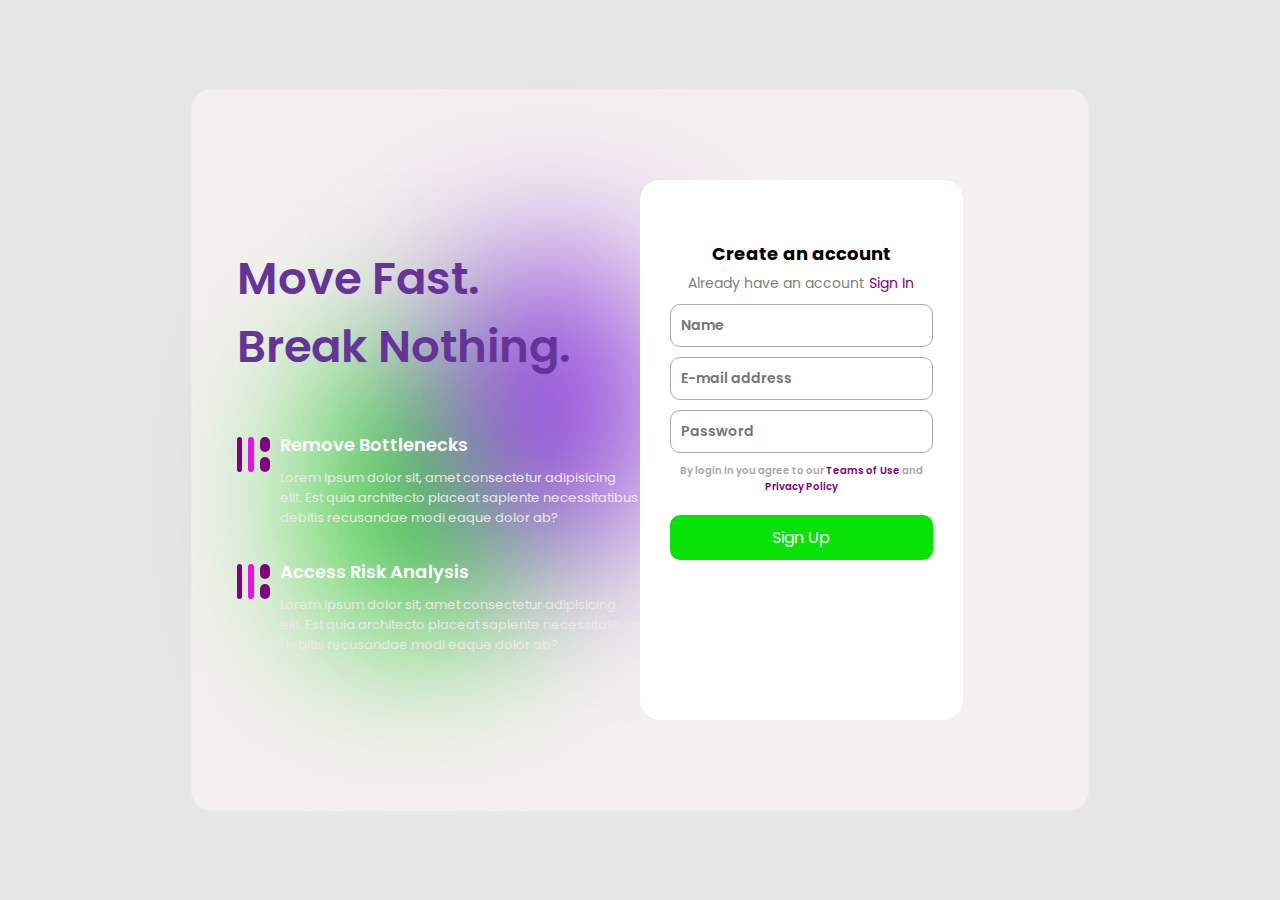
<file: WEB/Login-3/index.html>
<!DOCTYPE html>
<html lang="en">
<head>
    <meta charset="UTF-8">
    <meta http-equiv="X-UA-Compatible" content="IE=edge">
    <meta name="viewport" content="width=device-width, initial-scale=1.0">
    <title>Login UI</title>
    <link rel="stylesheet" href="index.css">
</head>
<body>
    <div class="container umumiy">
        <div class="green-blur"></div>
        <div class="purple-blur"></div>
        <div class="row">
            <div class="col-md">
                <div class="h1-txt">
                    Move Fast.<br>Break Nothing.
                </div>
                <div class="remove-txt">
                    <div class="br-1"></div>
                    <div class="br-2"></div>
                    <div class="br-row">
                        <div class="br-11"></div>
                        <div class="br-12"></div>
                    </div>
                    <div class="column">
                        <div class="h22-txt">
                            Remove Bottlenecks
                        </div>
                        <p class="lorem-txt">
                            Lorem ipsum dolor sit, amet consectetur adipisicing elit. Est quia architecto placeat sapiente necessitatibus debitis recusandae modi eaque dolor ab?
                        </p>
                    </div>
                </div>
                <div class="access-txt">
                    <div class="br-1"></div>
                    <div class="br-2"></div>
                    <div class="br-row">
                        <div class="br-11"></div>
                        <div class="br-12"></div>
                    </div>
                    <div class="column">
                        <div class="h22-txt">
                            Access Risk Analysis
                        </div>
                        <p class="lorem-txt">
                            Lorem ipsum dolor sit, amet consectetur adipisicing elit. Est quia architecto placeat sapiente necessitatibus debitis recusandae modi eaque dolor ab?
                        </p>
                    </div>
                </div>
            </div>
            <div class="col-md">
                <div class="white-ok">
                    <div class="create-txt">
                        Create an account
                    </div>
                    <div class="sign-in-txt">
                        Already have an account <span style="color: purple;">Sign In</span>
                    </div>
                    <input type="text" name="" id="" placeholder="Name" class="name">
                    <input type="email" name="" id="" placeholder="E-mail address" class="email">
                    <input type="password" name="" id="" placeholder="Password" class="password">
                    <div class="by-teams">
                        By login in you agree to our <span style="color: purple;">Teams of Use</span> and <span style="color: purple;">Privacy Policy</span>
                    </div>
                    <div class="btn-sign">
                        Sign Up
                    </div>
                    <!-- <div class="or-div">
                        <div class="border"></div>
                        <p class="or-txt">
                            or sign up with
                        </p>
                        <div class="border"></div> 
                    </div> -->
                </div>
            </div>
        </div>
    </div>
</body>
</html>
</file>
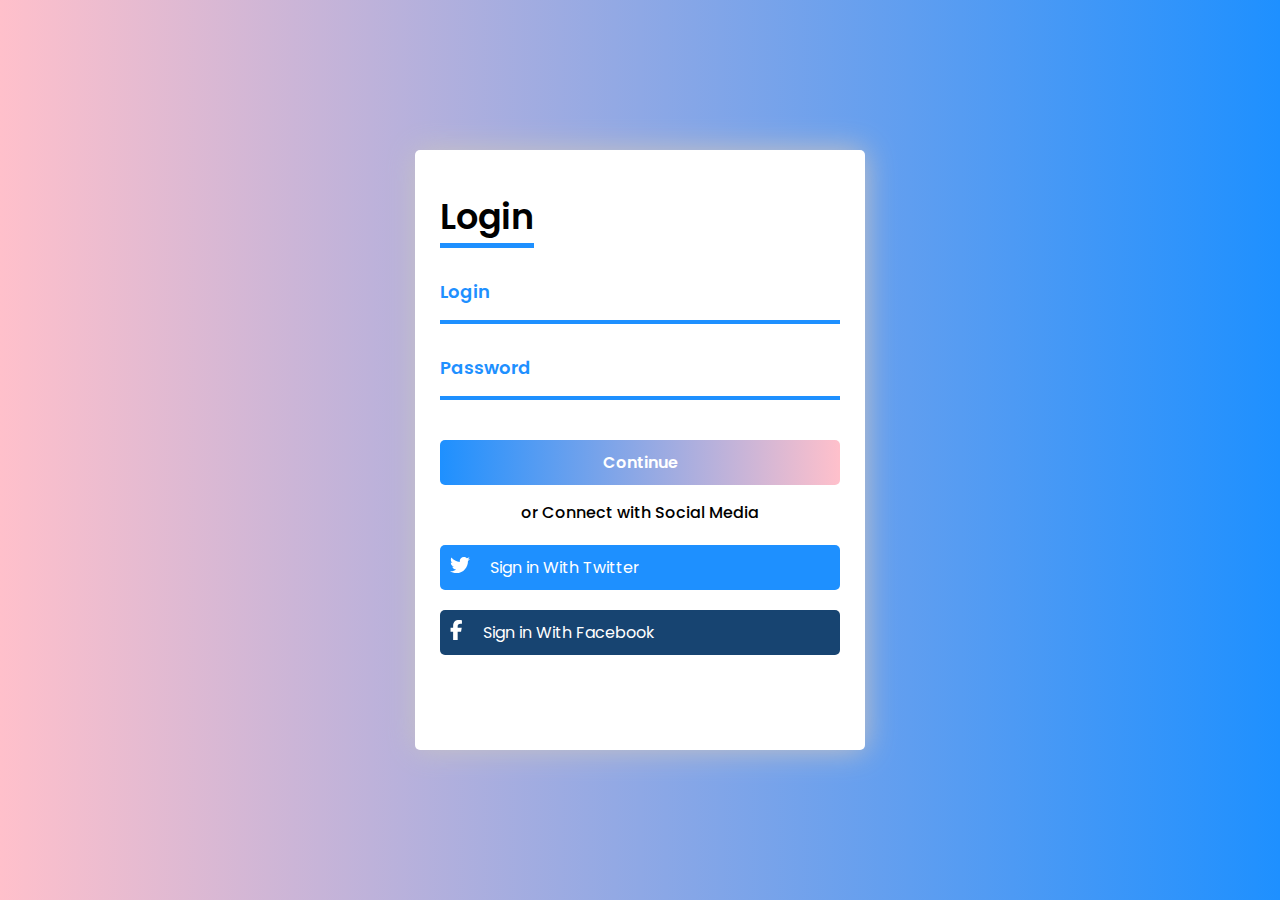
<file: WEB/Login_1/index.html>
<!DOCTYPE html>
<html lang="en">
<head>
    <meta charset="UTF-8">
    <meta name="viewport" content="width=device-width, initial-scale=1.0">
    <title>Login</title>
    <link rel="stylesheet" href="css.css">
</head>
<body>

    <div class="center">
        <div class="login-txt">Login</div>
        <input type="text" class="name" placeholder="Login">
        <input type="text" class="password" placeholder="Password">
        <div class="ok-btn">Continue</div>
        <p class="or">or Connect with Social Media</p>
        <div class="buttons n-1">
            <svg xmlns="http://www.w3.org/2000/svg" class="svg-picture" viewBox="0 0 512 512"><!--!Font Awesome Free 6.5.1 by @fontawesome - https://fontawesome.com License - https://fontawesome.com/license/free Copyright 2024 Fonticons, Inc.--><path fill="#ffffff" d="M459.4 151.7c.3 4.5 .3 9.1 .3 13.6 0 138.7-105.6 298.6-298.6 298.6-59.5 0-114.7-17.2-161.1-47.1 8.4 1 16.6 1.3 25.3 1.3 49.1 0 94.2-16.6 130.3-44.8-46.1-1-84.8-31.2-98.1-72.8 6.5 1 13 1.6 19.8 1.6 9.4 0 18.8-1.3 27.6-3.6-48.1-9.7-84.1-52-84.1-103v-1.3c14 7.8 30.2 12.7 47.4 13.3-28.3-18.8-46.8-51-46.8-87.4 0-19.5 5.2-37.4 14.3-53 51.7 63.7 129.3 105.3 216.4 109.8-1.6-7.8-2.6-15.9-2.6-24 0-57.8 46.8-104.9 104.9-104.9 30.2 0 57.5 12.7 76.7 33.1 23.7-4.5 46.5-13.3 66.6-25.3-7.8 24.4-24.4 44.8-46.1 57.8 21.1-2.3 41.6-8.1 60.4-16.2-14.3 20.8-32.2 39.3-52.6 54.3z"/></svg>            Sign in With Twitter
        </div>
        <div class="buttons n-2">
            <svg xmlns="http://www.w3.org/2000/svg" class="svg-picture" viewBox="0 0 320 512"><!--!Font Awesome Free 6.5.1 by @fontawesome - https://fontawesome.com License - https://fontawesome.com/license/free Copyright 2024 Fonticons, Inc.--><path fill="#ffffff" d="M80 299.3V512H196V299.3h86.5l18-97.8H196V166.9c0-51.7 20.3-71.5 72.7-71.5c16.3 0 29.4 .4 37 1.2V7.9C291.4 4 256.4 0 236.2 0C129.3 0 80 50.5 80 159.4v42.1H14v97.8H80z"/></svg>            Sign in With Facebook
        </div>
    </div>
    
</body>
</html>
</file>
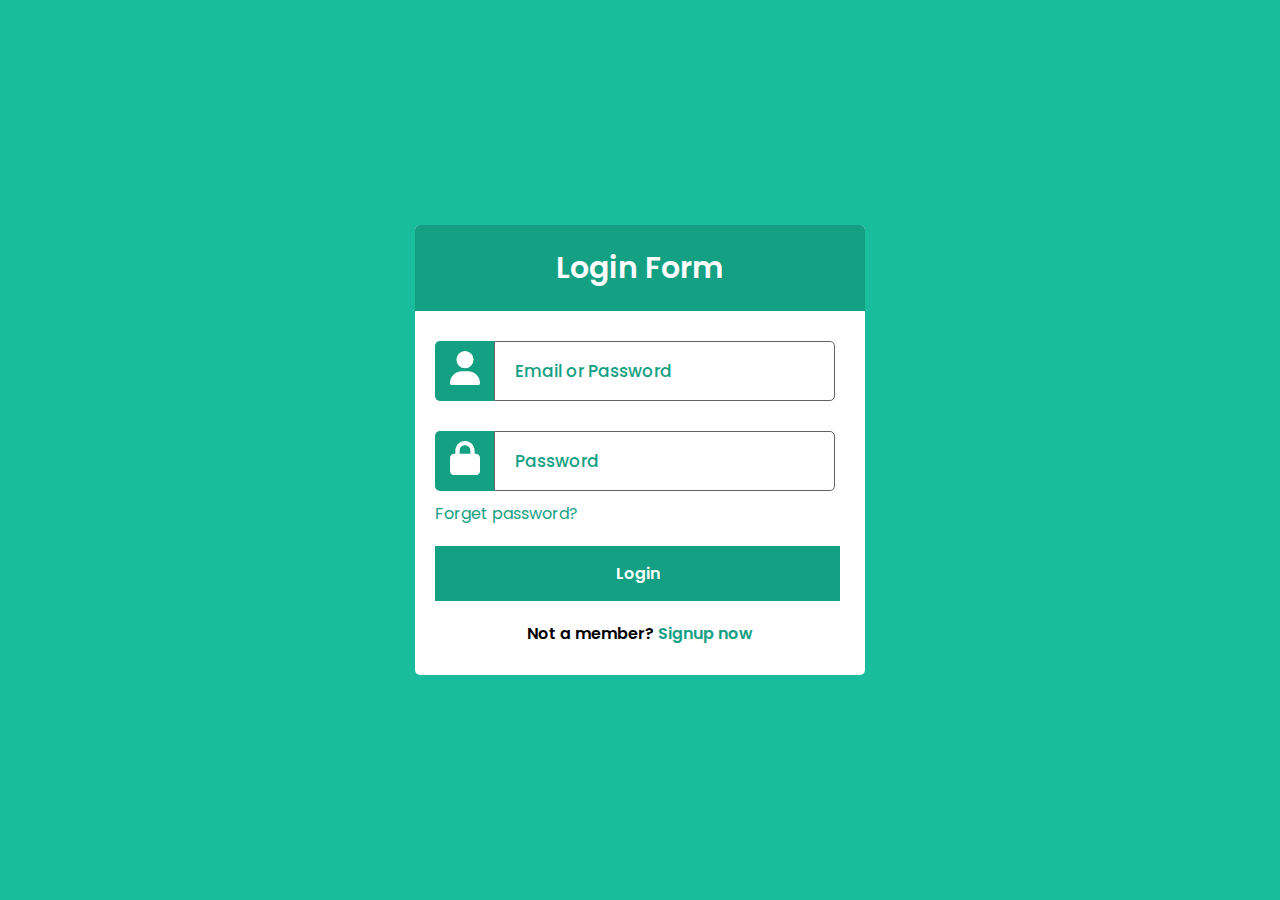
<file: WEB/Login_2/index.html>
<!DOCTYPE html>
<html lang="en">
<head>
    <meta charset="UTF-8">
    <meta name="viewport" content="width=device-width, initial-scale=1.0">
    <title>Login</title>
    <link rel="stylesheet" href="css.css">
</head>
<body>

    <div class="center">
        <div class="login">Login Form</div>
        <div class="input_class">
            <div class="icons">
                <svg class="icon_svg" xmlns="http://www.w3.org/2000/svg" viewBox="0 0 448 512">!Font Awesome Free 6.5.1 by @fontawesome - https://fontawesome.com License - https://fontawesome.com/license/free Copyright 2024 Fonticons, Inc.<path fill="#ffffff" d="M224 256A128 128 0 1 0 224 0a128 128 0 1 0 0 256zm-45.7 48C79.8 304 0 383.8 0 482.3C0 498.7 13.3 512 29.7 512H418.3c16.4 0 29.7-13.3 29.7-29.7C448 383.8 368.2 304 269.7 304H178.3z"/></svg>

            </div>
            <input type="text" class="name" placeholder="Email or Password">
        </div>
        <div class="input_class">
            <div class="icons">
                <svg class="icon_svg" xmlns="http://www.w3.org/2000/svg" viewBox="0 0 448 512">!Font Awesome Free 6.5.1 by @fontawesome - https://fontawesome.com License - https://fontawesome.com/license/free Copyright 2024 Fonticons, Inc.<path fill="#ffffff" d="M144 144v48H304V144c0-44.2-35.8-80-80-80s-80 35.8-80 80zM80 192V144C80 64.5 144.5 0 224 0s144 64.5 144 144v48h16c35.3 0 64 28.7 64 64V448c0 35.3-28.7 64-64 64H64c-35.3 0-64-28.7-64-64V256c0-35.3 28.7-64 64-64H80z"/></svg>
            </div>
            <input type="password" class="password" placeholder="Password">
        </div>
        <p class="forget">
            Forget password?
        </p>
        <div class="login-btn">
            Login
        </div>
        <p class="signup">
            Not a member? <span >Signup now</span>
        </p>
    </div>
    
</body>
</html>
</file>
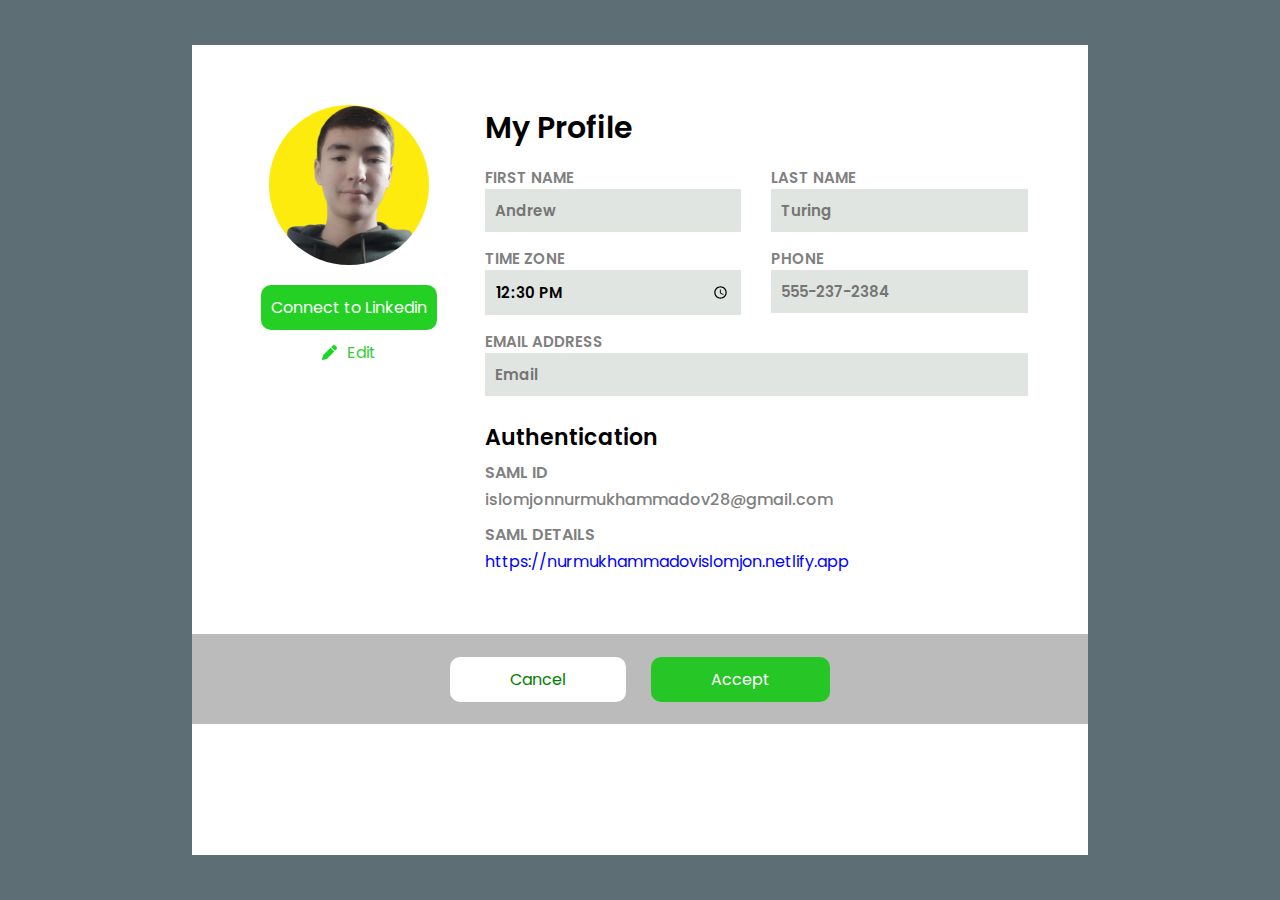
<file: WEB/Web/index.html>
<!DOCTYPE html>
<html lang="en">

<head>
    <meta charset="UTF-8">
    <meta name="viewport" content="width=device-width, initial-scale=1.0">
    <title>Document</title>
    <link rel="stylesheet" href="css.css">
</head>

<body>
    <div class="container">
        <div class="row-column">
            <div class="item-1">
                <div class="row jc-between">
                    <div class="item-row-1">
                        <div class="row-column jc-ai-center">
                            <img src="my_photo.jpg" alt="" class="my_photo">
                            <div class="connect-btn">
                                Connect to Linkedin
                            </div>
                            <div class="edit-txt">
                                <div class="js-ce">
                                    <svg class="edit-icon" xmlns="http://www.w3.org/2000/svg"
                                        viewBox="0 0 512 512"><!--!Font Awesome Free 6.5.1 by @fontawesome - https://fontawesome.com License - https://fontawesome.com/license/free Copyright 2024 Fonticons, Inc.-->
                                        <path fill="#18d825"
                                            d="M362.7 19.3L314.3 67.7 444.3 197.7l48.4-48.4c25-25 25-65.5 0-90.5L453.3 19.3c-25-25-65.5-25-90.5 0zm-71 71L58.6 323.5c-10.4 10.4-18 23.3-22.2 37.4L1 481.2C-1.5 489.7 .8 498.8 7 505s15.3 8.5 23.7 6.1l120.3-35.4c14.1-4.2 27-11.8 37.4-22.2L421.7 220.3 291.7 90.3z" />
                                    </svg>
                                    <p class="edit-txt-txt">
                                        Edit
                                    </p>
                                </div>
                            </div>
                        </div>
                    </div>
                    <div class="item-row-2">
                        <div class="my-txt">My Profile</div>
                        <div class="row gp-20">
                            <div class="col-5">
                                <div class="input-items">

                                    <div class="input-txt">
                                        FIRST NAME
                                    </div>
                                    <input type="text" placeholder="Andrew">
                                </div>
                                <div class="input-items">

                                    <div class="input-txt">
                                        TIME ZONE
                                    </div>
                                    <input type="time" , value="12:30">
                                </div>

                            </div>
                            <div class="col-5">
                                <div class="input-items">

                                    <div class="input-txt">
                                        LAST NAME
                                    </div>
                                    <input type="text" placeholder="Turing">
                                </div>
                                <div class="input-items">

                                    <div class="input-txt">
                                        PHONE
                                    </div>
                                    <input type="tel" placeholder="555-237-2384">
                                </div>

                            </div>
                        </div>

                        <div class="input-items W-80">

                            <div class="input-txt">
                                EMAIL ADDRESS
                            </div>
                            <input type="text" placeholder="Email">
                        </div>

                        <div class="authentN">
                            <div class="auth-txt">
                                Authentication
                            </div>
                            <div class="saml">
                                SAML ID
                            </div>

                            <div class="email-txt">
                                islomjonnurmukhammadov28@gmail.com
                            </div>
                            <div class="saml-deteils">
                                SAML DETAILS
                            </div>
                            <div class="https-txt">
                                https://nurmukhammadovislomjon.netlify.app
                            </div>
                        </div>
                    </div>
                </div>
            </div>
            <div class="item-2">
                <div class="row-bot">

                    <div class="cancel-btn">Cancel</div>
                    <div class="appect-btn">Accept</div>
                </div>
            </div>
        </div>
    </div>
</body>

</html>
</file>
<file: WEB/Login-3/index.css>
@import url('https://fonts.googleapis.com/css2?family=Poppins:ital,wght@0,100;0,200;0,300;0,400;0,500;0,600;0,700;0,800;0,900;1,100;1,200;1,300;1,400;1,500;1,600;1,700;1,800;1,900&display=swap');

*{
    padding: 0;
    margin: 0;
    box-sizing: border-box;
    font-family: "Poppins", sans-serif;
}
body{
    height: 100vh;
    width: 100%;
    display: flex;
    align-items: center;
    justify-content: center;
    background-color: hsl(0, 0%, 90%);  
    transition: background-color 300ms;
}

.umumiy{
    position: relative;
    width: 70%;
    height: 80vh;
    background-color: rgb(245, 240, 240);
    border-radius: 20px;
    box-shadow: 0 0 3px hsl(0, 0%, 100%);
}


.green-blur{
    background-color: rgb(31, 211, 31);
    width: 20%;
    position: absolute;
    top: 30vh;
    left: 15vh;
    height: 30vh;
    filter: blur(80px);
    z-index: 0.1;
}

.purple-blur{
    background-color: blueviolet;
    width: 20%;
    position: absolute;
    z-index: 0.1;
    top:20vh;
    left: 30vh;
    height: 30vh;
    filter: blur(80px);
}

.row{
    display: flex;
    height: 80vh;
    align-items: center;
    justify-content: center;
}
.col-md{
    flex-basis: 45%;
    display: flex;
    z-index: 1;
    align-items: start;
    justify-content: center;
    flex-direction: column;
}

.h1-txt{
    color: rebeccapurple;
    z-index: 1;
    font-size: 45px;
    font-weight: 600;
}

.remove-txt{
    padding-top: 50px;
    display: flex;
    align-items: start;
}

.br-1{
    margin-top: 6px;
    width: 15px;
    margin-right: 6px;
    height: 35px;
    background: purple;
    border-radius: 20px;
}

.br-2{
    margin-top: 6px;
    width: 15px;
    margin-right: 6px;
    height: 35px;
    background: rgb(236, 12, 236);
    border-radius: 20px;
}


.br-row{
    display: flex;
    align-items: center;
    justify-content: center;
    flex-direction: column;
}



.br-row .br-11{
    margin-top: 6px;
    width: 10px;
    margin-right: 10px;
    height: 15px;
    background: purple;
    border-radius: 20px;
}
.br-row .br-12{
    margin-top: 5px;
    width: 10px;
    margin-right: 10px;
    height: 15px;
    background: purple;
    border-radius: 20px;
}

.column{
    display: flex;
    align-items: start;
    justify-content: start;
    flex-direction: column;

}

.column .h22-txt{
    font-size: 18px;
    z-index: 1;
    color: white;
    font-weight: 600;
}

.column .lorem-txt{
    padding-top: 10px;
    font-size: 13px;
    color: rgb(240, 231, 231);
}

.access-txt{
    display: flex;
    padding-top: 30px;
    align-items: start;

}

.white-ok{
    width: 80%;
    height: 60vh;
    background: white;
    flex-direction: column;
    border-radius: 20px;
    display: flex;
    padding: 30px 30px;
    align-items: center;
    justify-content: start;
}
.white-ok .create-txt{
    font-size: 18px;
    font-weight: 700;
    padding-top:30px;
}

.white-ok .sign-in-txt{
    color: grey;
    font-size: 14px;
    padding-top: 6px;
}

.white-ok input{
    width: 100%;
    outline: none;
    border-radius: 10px;
    margin-top: 10px;
    padding: 10px;
    border: 1px solid rgb(170, 169, 169);
    color: black;
    font-size: 14px;
    font-weight: 600;
}

.white-ok .by-teams{
    text-align: center;
    color: rgb(170, 168, 168);
    font-weight: 600;
    font-size: 10px;
    padding-top: 10px;
}

.white-ok .btn-sign{
    width: 100%;
    padding: 10px 0;
    background: rgb(7, 226, 7);
    border-radius: 10px;
    text-align: center;
    color: white;
    margin-top: 20px;
}
</file>
<file: WEB/Login_1/css.css>
@import url('https://fonts.googleapis.com/css2?family=Poppins:ital,wght@0,100;0,200;0,300;0,400;0,500;0,600;0,700;0,800;0,900;1,100;1,200;1,300;1,400;1,500;1,600;1,700;1,800;1,900&display=swap');

*{
    padding: 0;
    margin: 0;
    box-sizing: border-box;
    font-family: "Poppins", sans-serif;
}

body{
    background: linear-gradient(90deg, pink, dodgerblue);
    display: flex;
    align-items: center;
    justify-content: center;
    height: 100vh;
}

.center{
    padding: 40px 25px;
    width: 450px;
    height: 600px;
    display: flex;
    align-items: start;
    position: relative;
    flex-direction: column;
    background: white;
    box-shadow: 0 0 30px rgb(200, 195, 195);
    border-radius: 5px;
}

.login-txt{
    font-size: 35px;
    font-weight: 600;
    border-bottom: 5px solid dodgerblue;
}


.name{
    margin-top: 30px;
    outline: none;
    border-bottom: 4px solid dodgerblue;
    border-top: none;
    
    border-left: none;
    
    border-right: none;
    width: 100%;
    font-size: 18px;
    font-weight: 600;
    padding-bottom: 15px;
}

.password{
    margin-top: 30px;
    outline: none;
    border-bottom: 4px solid dodgerblue;
    border-top: none;
    
    border-left: none;
    
    border-right: none;
    width: 100%;
    font-size: 18px;
    font-weight: 600;
    padding-bottom: 15px;
}

.name::placeholder,
.password::placeholder{
    color: dodgerblue;
    font-size: 18px;
    padding-bottom: 20px;
}

.ok-btn{
    margin-top: 40px;
    width: 100%;
    border-radius: 5px;
    padding: 10px;
    background: linear-gradient(90deg, dodgerblue, pink);
    text-align: center;
    font-weight: 600;
    color: white;
}
.or{
    width: 100%;
    padding-top: 15px;
    font-size: 16px;
    font-weight: 500;
    text-align: center;

}
.buttons{
    margin-top: 20px;
    display: flex;
    width: 100%;
    color: white;
    gap: 20px;
}
.svg-picture{
    height:  20px;
    color: white;
}

.n-1{
    padding: 10px;
    background: dodgerblue;
    border-radius: 5px;
}


.n-2{
    padding: 10px;
    background: rgb(23, 68, 113);
    border-radius: 5px;
}
</file>
<file: WEB/Login_2/css.css>
@import url('https://fonts.googleapis.com/css2?family=Poppins:ital,wght@0,100;0,200;0,300;0,400;0,500;0,600;0,700;0,800;0,900;1,100;1,200;1,300;1,400;1,500;1,600;1,700;1,800;1,900&display=swap');
*{
    padding: 0;
    margin: 0;
    box-sizing: border-box;
    font-family: "Poppins", sans-serif;
}

body{
    background: #19bc9d;
    display: flex;
    align-items: center;
    justify-content: center;
    height: 100vh;
}

.center{
    width: 450px;
    height: 450px;
    border-radius: 5px;
    background: #fff;
}

.login{
    width: 100%;
    font-size: 30px;
    padding: 20px 0;
    text-align: center;
    background-color: #14a083;
    color: white;
    font-weight: 600;
    border-radius: 5px 5px 0 0;
}

.input_class{
    margin-left: 20px;
    margin-right: 30px;
    margin-top: 30px;
    display: flex;
    gap: 0;
}
.icons{
    width: 70px;
    height: 60px;
    background: #14a083;
    text-align: center; 
    border-radius: 5px 0 0 5px ;
}

.icon_svg{
    margin-top: 10px;
    width: 30px;
}

.input_class input{
    border-radius: 0 5px  5px 0;
    outline: none;
    border: 1px solid rgb(100, 99, 99);
    width: 100% !important;
    padding-left: 20px;
    font-size: 17px;
    font-weight: 500;
    color: #14a083;
}

.input_class input::placeholder{
    font-size: 17px;
    font-weight: 500;
    color: #14a083;
}

.forget{
    margin-left: 20px;
    margin-top: 10px;
    color: #14a083;
}

.login-btn{
    margin-left: 20px;
    margin-right: 20px;
    margin-top: 20px;
    width: 90%;
    background: #14a083;
    padding: 15px;
    text-align: center;
    color: white;
    font-weight: 600;
}

.signup{
    text-align: center;
    margin-top: 20px;
    color: black;
    font-weight: 600;
}


.signup span{
    color: #14a083;
}
</file>
<file: WEB/Web/css.css>
@import url('https://fonts.googleapis.com/css2?family=Poppins:ital,wght@0,100;0,200;0,300;0,400;0,500;0,600;0,700;0,800;0,900;1,100;1,200;1,300;1,400;1,500;1,600;1,700;1,800;1,900&display=swap');

*{
    margin: 0;
    padding: 0;
    box-sizing: border-box;
    font-family: "Poppins", sans-serif;

}

body{
    width: 100%;
    height: 100vh;
    display: flex;
    background-color: #5d6e75;
    align-items: center;
    justify-content: center;
}

.container{
    width: 70%;
    height: 90vh;
    background: white;
}

.row-column{
    display: flex;
    flex-direction: column;
}

.row{
    display: flex;
}

.jc-between{
    justify-content: space-between;
}
.item-row-1{
    flex-basis: 25%;
}
.my_photo{
    width: 160px;
    border-radius: 50%;
}

.item-row-2{
    flex-basis: 70%;
}

.connect-btn{
    margin-top: 20px;
    width: fit-content;
    background: rgb(35, 208, 35);
    padding: 10px;
    text-align: center;
    border-radius: 10px;
    color: white;
    margin-bottom: 10px;
}
.jc-ai-center{
    align-items: center;
    justify-content: center;
}
.js-ce{
    display: flex;
    align-items: center;
    justify-content: center;
    gap: 10px;
}
.edit-icon{
    width: 15px;
}

.edit-txt-txt{
    color: rgb(53, 205, 53);
}

.my-txt{
    font-size: 30px;
    font-weight: 600;
}

.gp-20{
    gap: 30px;
}

.col-5{
    flex-basis: 50%;
}
.input-items{
    margin-top: 15px;
    display: flex;
    align-items: start;
    justify-content: center;
    flex-direction: column;
}

.input-items .input-txt{
    font-size: 15px;
    font-weight: 600;
    color: grey;
}
.input-items input{
    width: 100%;
    outline: none;
    font-weight: 600;
    font-size: 15px;
    border: none;
    background: rgb(225, 229, 225);
    padding: 10px;
} 

.auth-txt{
    padding-top: 25px;
    font-size: 22px;
    font-weight: 600;
}

.email-txt{
    padding-top: 2px;
    font-size: 16px;
    color: grey;
    font-weight: 500;
}


.saml{
    padding-top: 6px;
    font-size: 16px;
    color: grey;
    font-weight: 600;
}

.saml-deteils{
    padding-top: 10px;
    font-size: 16px;
    color: grey;
    font-weight: 600;
}

.https-txt{
    padding-top: 2px;
    font-size: 16px;
    color: blue;
}

.item-1{
    flex-basis: 70%;
    padding: 60px;
}

.item-2{
    background: rgb(188, 187, 187);
    height: 10vh;
}

.row-bot{
    height: 10vh;
    align-items: center;
    justify-content: center;
    gap: 25px;
    display: flex;
}
.cancel-btn{
    padding: 10px 60px;
    color: green;
    border-radius: 10px;
    background: white;
}

.appect-btn{
    padding: 10px 60px;
    color: white;
    border-radius: 10px;
    background: rgb(37, 198, 37);
}
</file>
